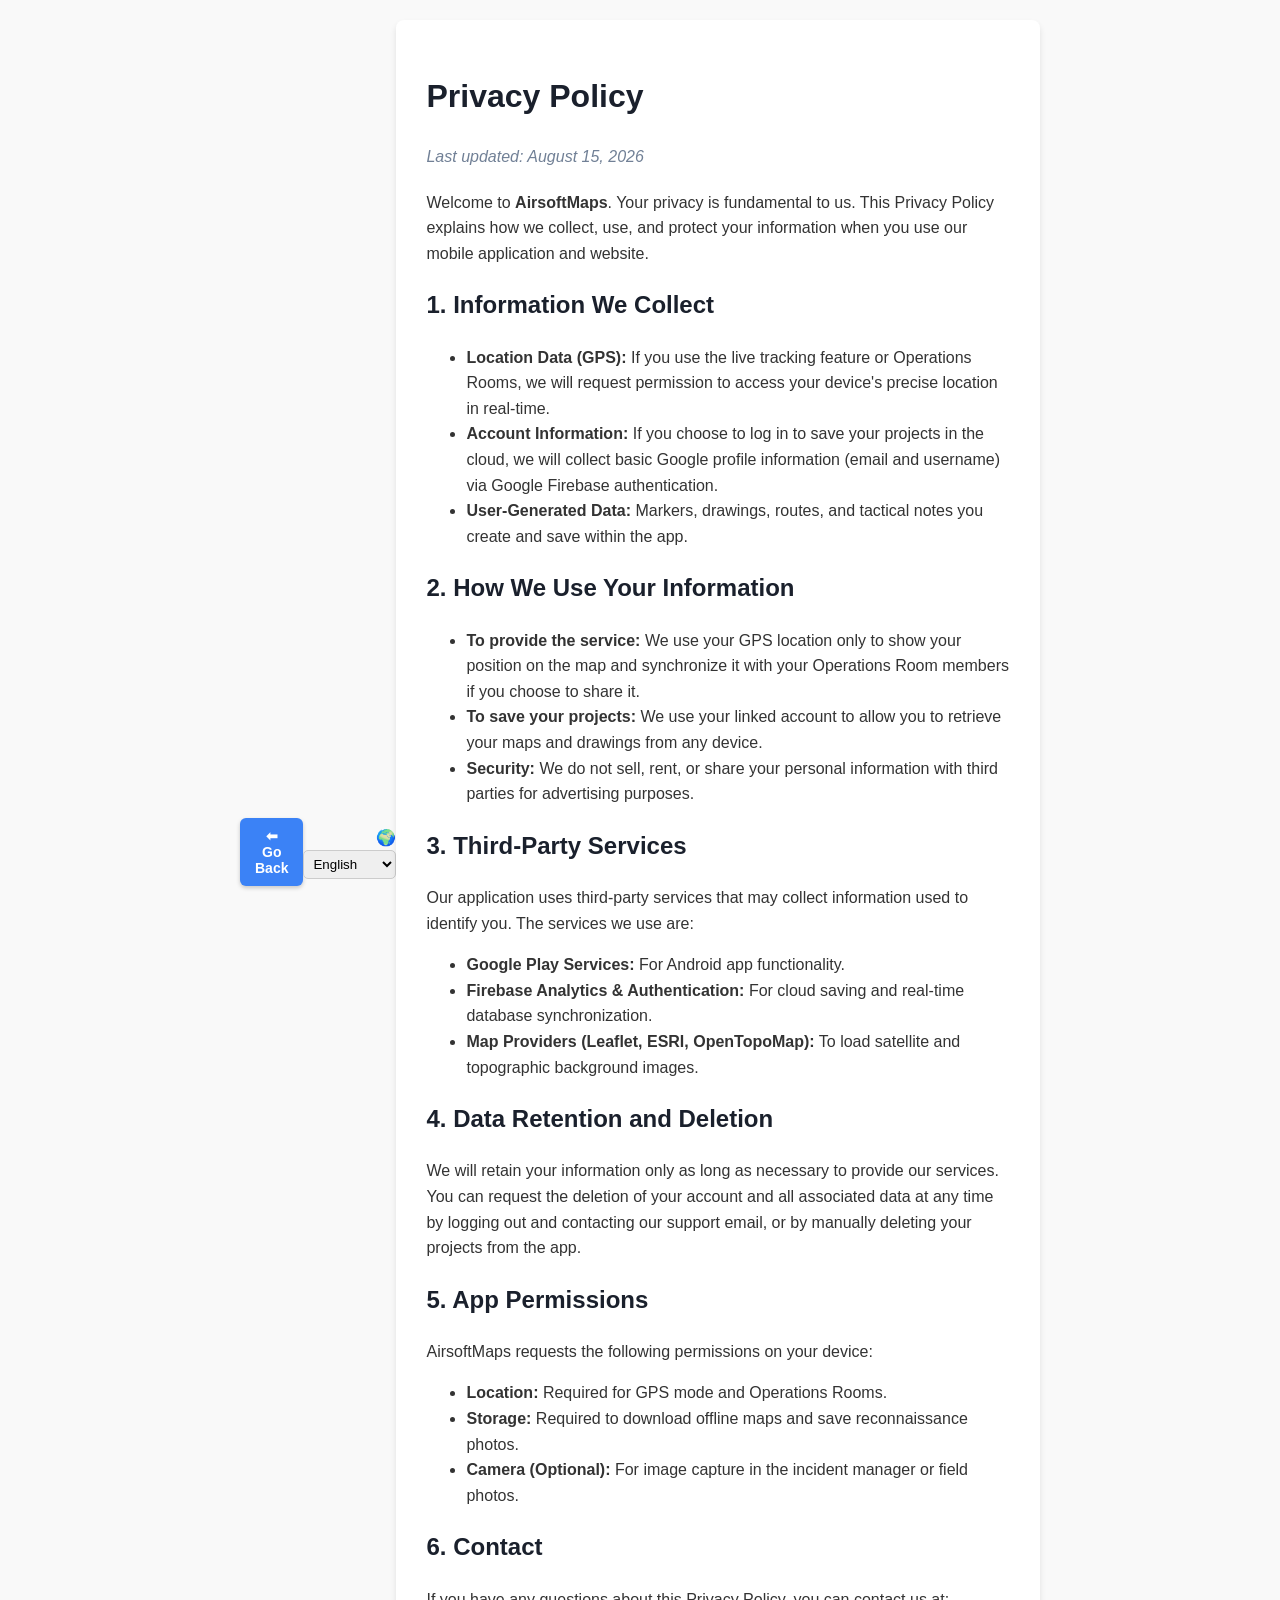
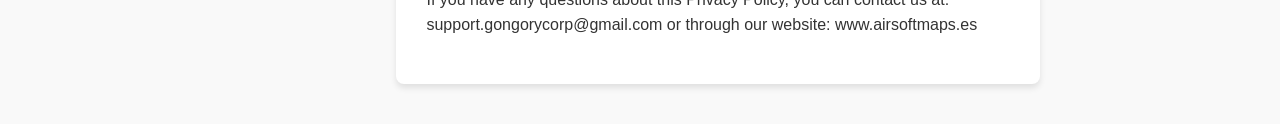
<file: privacy.html>
<!DOCTYPE html>
<html lang="es">
<head>
    <meta charset="UTF-8">
    <meta name="viewport" content="width=device-width, initial-scale=1.0">
    <title data-i18n="title">Política de Privacidad - AirsoftMaps</title>
    <style>
        body {
            font-family: 'Segoe UI', Tahoma, Geneva, Verdana, sans-serif;
            line-height: 1.6;
            color: #333;
            max-width: 800px;
            margin: 0 auto;
            padding: 20px;
            background-color: #f9f9f9;
        }
        h1, h2 {
            color: #1a202c;
        }
        .container {
            background: white;
            padding: 30px;
            border-radius: 8px;
            box-shadow: 0 4px 6px rgba(0,0,0,0.1);
        }
        .date {
            color: #718096;
            font-style: italic;
            margin-bottom: 20px;
        }
        .lang-selector {
            text-align: right;
            margin-bottom: 20px;
        }
        select {
            padding: 5px;
            border-radius: 5px;
            border: 1px solid #ccc;
        }
    </style>
</head>
<body>
    <div style="display:flex; justify-content:space-between; align-items:center; margin-bottom:20px; max-width:800px; margin-left:auto; margin-right:auto;">
        <button onclick="window.close(); history.back();" style="padding:10px 15px; background-color:#3b82f6; color:white; border:none; border-radius:6px; font-weight:bold; cursor:pointer; font-size:14px; box-shadow:0 2px 4px rgba(0,0,0,0.2);" data-i18n="btn_back">⬅ Volver</button>
        <div class="lang-selector" style="margin-bottom:0;">
            🌍 <select id="lang-select" onchange="changeLanguage(this.value)">
            <option value="es">Español</option>
            <option value="en">English</option>
            <option value="ca">Català</option>
            <option value="fr">Français</option>
            <option value="pt">Português</option>
            <option value="it">Italiano</option>
            <option value="de">Deutsch</option>
        </select>
    </div>
    <div class="container">
        <h1 data-i18n="title">Política de Privacidad</h1>
        <p class="date" data-i18n="date">Última actualización: 15 de Agosto de 2026</p>

        <p data-i18n="p1">Bienvenido a <strong>AirsoftMaps</strong>. Tu privacidad es fundamental para nosotros. Esta Política de Privacidad explica cómo recopilamos, usamos y protegemos tu información cuando utilizas nuestra aplicación móvil y sitio web.</p>

        <h2 data-i18n="h2_1">1. Información que Recopilamos</h2>
        <ul>
            <li data-i18n="ul1_1"><strong>Datos de Ubicación (GPS):</strong> Si utilizas la función de seguimiento en vivo (LiveTracker) o las Salas de Operaciones, solicitaremos permiso para acceder a la ubicación precisa de tu dispositivo en tiempo real.</li>
            <li data-i18n="ul1_2"><strong>Información de la Cuenta:</strong> Si decides iniciar sesión para guardar tus proyectos en la nube, recopilaremos la información básica de tu perfil de Google (correo electrónico y nombre de usuario) mediante el sistema de autenticación de Google Firebase.</li>
            <li data-i18n="ul1_3"><strong>Datos Generados por el Usuario:</strong> Marcadores, dibujos, rutas y notas tácticas que crees y guardes dentro de la aplicación.</li>
        </ul>

        <h2 data-i18n="h2_2">2. Cómo Usamos tu Información</h2>
        <ul>
            <li data-i18n="ul2_1"><strong>Para proporcionar el servicio:</strong> Utilizamos tu ubicación GPS únicamente para mostrar tu posición en el mapa y sincronizarla con los miembros de tu Sala de Operaciones si decides compartirla.</li>
            <li data-i18n="ul2_2"><strong>Para guardar tus proyectos:</strong> Utilizamos tu cuenta vinculada para permitirte recuperar tus mapas y dibujos desde cualquier dispositivo.</li>
            <li data-i18n="ul2_3"><strong>Seguridad:</strong> No vendemos, alquilamos ni compartimos tu información personal con terceros para fines publicitarios.</li>
        </ul>

        <h2 data-i18n="h2_3">3. Servicios de Terceros</h2>
        <p data-i18n="p3">Nuestra aplicación utiliza servicios de terceros que pueden recopilar información utilizada para identificarte. Los servicios que utilizamos son:</p>
        <ul>
            <li data-i18n="ul3_1"><strong>Google Play Services:</strong> Para el funcionamiento de la app en Android.</li>
            <li data-i18n="ul3_2"><strong>Firebase Analytics y Authentication:</strong> Para el sistema de guardado en la nube y sincronización de bases de datos en tiempo real (Salas Live).</li>
            <li data-i18n="ul3_3"><strong>Proveedores de Mapas (Leaflet, ESRI, OpenTopoMap):</strong> Para cargar las imágenes de satélite y topográficas de fondo.</li>
        </ul>

        <h2 data-i18n="h2_4">4. Retención y Eliminación de Datos</h2>
        <p data-i18n="p4">Conservaremos tu información solo durante el tiempo que sea necesario para proporcionarte nuestros servicios. Puedes solicitar la eliminación de tu cuenta y todos los datos asociados en cualquier momento cerrando sesión y solicitándolo a nuestro correo de soporte, o borrando tus proyectos manualmente desde la app.</p>

        <h2 data-i18n="h2_5">5. Permisos de la Aplicación</h2>
        <p data-i18n="p5">AirsoftMaps solicita los siguientes permisos en tu dispositivo:</p>
        <ul>
            <li data-i18n="ul5_1"><strong>Ubicación:</strong> Necesario para el modo GPS y Salas de Operaciones.</li>
            <li data-i18n="ul5_2"><strong>Almacenamiento:</strong> Necesario para descargar mapas de uso sin conexión (Offline) y guardar fotos de reconocimiento.</li>
            <li data-i18n="ul5_3"><strong>Cámara (Opcional):</strong> Para la captura de imágenes en el gestor de incidentes o fotos en el campo.</li>
        </ul>

        <h2 data-i18n="h2_6">6. Contacto</h2>
        <p data-i18n="p6">Si tienes alguna pregunta sobre esta Política de Privacidad, puedes contactarnos en: support.gongorycorp@gmail.com o a través de nuestra página web: <a href="https://www.airsoftmaps.es">www.airsoftmaps.es</a></p>
    </div>

    <script>
        const translations = {
            es: {
                btn_back: "⬅ Volver",
                title: "Política de Privacidad", date: "Última actualización: 15 de Agosto de 2026",
                p1: "Bienvenido a <strong>AirsoftMaps</strong>. Tu privacidad es fundamental para nosotros. Esta Política de Privacidad explica cómo recopilamos, usamos y protegemos tu información cuando utilizas nuestra aplicación móvil y sitio web.",
                h2_1: "1. Información que Recopilamos",
                ul1_1: "<strong>Datos de Ubicación (GPS):</strong> Si utilizas la función de seguimiento en vivo (LiveTracker) o las Salas de Operaciones, solicitaremos permiso para acceder a la ubicación precisa de tu dispositivo en tiempo real.",
                ul1_2: "<strong>Información de la Cuenta:</strong> Si decides iniciar sesión para guardar tus proyectos en la nube, recopilaremos la información básica de tu perfil de Google (correo electrónico y nombre de usuario) mediante el sistema de autenticación de Google Firebase.",
                ul1_3: "<strong>Datos Generados por el Usuario:</strong> Marcadores, dibujos, rutas y notas tácticas que crees y guardes dentro de la aplicación.",
                h2_2: "2. Cómo Usamos tu Información",
                ul2_1: "<strong>Para proporcionar el servicio:</strong> Utilizamos tu ubicación GPS únicamente para mostrar tu posición en el mapa y sincronizarla con los miembros de tu Sala de Operaciones si decides compartirla.",
                ul2_2: "<strong>Para guardar tus proyectos:</strong> Utilizamos tu cuenta vinculada para permitirte recuperar tus mapas y dibujos desde cualquier dispositivo.",
                ul2_3: "<strong>Seguridad:</strong> No vendemos, alquilamos ni compartimos tu información personal con terceros para fines publicitarios.",
                h2_3: "3. Servicios de Terceros",
                p3: "Nuestra aplicación utiliza servicios de terceros que pueden recopilar información utilizada para identificarte. Los servicios que utilizamos son:",
                ul3_1: "<strong>Google Play Services:</strong> Para el funcionamiento de la app en Android.",
                ul3_2: "<strong>Firebase Analytics y Authentication:</strong> Para el sistema de guardado en la nube y sincronización de bases de datos en tiempo real (Salas Live).",
                ul3_3: "<strong>Proveedores de Mapas (Leaflet, ESRI, OpenTopoMap):</strong> Para cargar las imágenes de satélite y topográficas de fondo.",
                h2_4: "4. Retención y Eliminación de Datos",
                p4: "Conservaremos tu información solo durante el tiempo que sea necesario para proporcionarte nuestros servicios. Puedes solicitar la eliminación de tu cuenta y todos los datos asociados en cualquier momento cerrando sesión y solicitándolo a nuestro correo de soporte, o borrando tus proyectos manualmente desde la app.",
                h2_5: "5. Permisos de la Aplicación",
                p5: "AirsoftMaps solicita los siguientes permisos en tu dispositivo:",
                ul5_1: "<strong>Ubicación:</strong> Necesario para el modo GPS y Salas de Operaciones.",
                ul5_2: "<strong>Almacenamiento:</strong> Necesario para descargar mapas de uso sin conexión (Offline) y guardar fotos de reconocimiento.",
                ul5_3: "<strong>Cámara (Opcional):</strong> Para la captura de imágenes en el gestor de incidentes o fotos en el campo.",
                h2_6: "6. Contacto",
                p6: "Si tienes alguna pregunta sobre esta Política de Privacidad, puedes contactarnos en: support.gongorycorp@gmail.com o a través de nuestra página web: www.airsoftmaps.es"
            },
            en: {
                btn_back: "⬅ Go Back",
                title: "Privacy Policy", date: "Last updated: August 15, 2026",
                p1: "Welcome to <strong>AirsoftMaps</strong>. Your privacy is fundamental to us. This Privacy Policy explains how we collect, use, and protect your information when you use our mobile application and website.",
                h2_1: "1. Information We Collect",
                ul1_1: "<strong>Location Data (GPS):</strong> If you use the live tracking feature or Operations Rooms, we will request permission to access your device's precise location in real-time.",
                ul1_2: "<strong>Account Information:</strong> If you choose to log in to save your projects in the cloud, we will collect basic Google profile information (email and username) via Google Firebase authentication.",
                ul1_3: "<strong>User-Generated Data:</strong> Markers, drawings, routes, and tactical notes you create and save within the app.",
                h2_2: "2. How We Use Your Information",
                ul2_1: "<strong>To provide the service:</strong> We use your GPS location only to show your position on the map and synchronize it with your Operations Room members if you choose to share it.",
                ul2_2: "<strong>To save your projects:</strong> We use your linked account to allow you to retrieve your maps and drawings from any device.",
                ul2_3: "<strong>Security:</strong> We do not sell, rent, or share your personal information with third parties for advertising purposes.",
                h2_3: "3. Third-Party Services",
                p3: "Our application uses third-party services that may collect information used to identify you. The services we use are:",
                ul3_1: "<strong>Google Play Services:</strong> For Android app functionality.",
                ul3_2: "<strong>Firebase Analytics & Authentication:</strong> For cloud saving and real-time database synchronization.",
                ul3_3: "<strong>Map Providers (Leaflet, ESRI, OpenTopoMap):</strong> To load satellite and topographic background images.",
                h2_4: "4. Data Retention and Deletion",
                p4: "We will retain your information only as long as necessary to provide our services. You can request the deletion of your account and all associated data at any time by logging out and contacting our support email, or by manually deleting your projects from the app.",
                h2_5: "5. App Permissions",
                p5: "AirsoftMaps requests the following permissions on your device:",
                ul5_1: "<strong>Location:</strong> Required for GPS mode and Operations Rooms.",
                ul5_2: "<strong>Storage:</strong> Required to download offline maps and save reconnaissance photos.",
                ul5_3: "<strong>Camera (Optional):</strong> For image capture in the incident manager or field photos.",
                h2_6: "6. Contact",
                p6: "If you have any questions about this Privacy Policy, you can contact us at: support.gongorycorp@gmail.com or through our website: www.airsoftmaps.es"
            },
            ca: {
                btn_back: "⬅ Tornar",
                title: "Política de Privadesa", date: "Última actualització: 15 d'Agost de 2026",
                p1: "Benvingut a <strong>AirsoftMaps</strong>. La teva privadesa és fonamental per a nosaltres. Aquesta Política de Privadesa explica com recopilem, utilitzem i protegim la teva informació quan utilitzes la nostra aplicació mòbil i lloc web.",
                h2_1: "1. Informació que Recopilem",
                ul1_1: "<strong>Dades d'Ubicació (GPS):</strong> Si utilitzes la funció de seguiment en viu (LiveTracker) o les Sales d'Operacions, sol·licitarem permís per accedir a la ubicació precisa del teu dispositiu en temps real.",
                ul1_2: "<strong>Informació del Compte:</strong> Si decideixes iniciar sessió per desar els teus projectes al núvol, recopilarem la informació bàsica del teu perfil de Google (correu electrònic i nom d'usuari) mitjançant l'autenticació de Google Firebase.",
                ul1_3: "<strong>Dades Generades per l'Usuari:</strong> Marcadors, dibuixos, rutes i notes tàctiques que creïs i desis dins de l'aplicació.",
                h2_2: "2. Com Utilitzem la teva Informació",
                ul2_1: "<strong>Per proporcionar el servei:</strong> Utilitzem la teva ubicació GPS únicament per mostrar la teva posició al mapa i sincronitzar-la amb els membres de la teva Sala d'Operacions si decideixes compartir-la.",
                ul2_2: "<strong>Per desar els teus projectes:</strong> Utilitzem el teu compte vinculat per permetre't recuperar els teus mapes i dibuixos des de qualsevol dispositiu.",
                ul2_3: "<strong>Seguretat:</strong> No venem, lloguem ni compartim la teva informació personal amb tercers amb finalitats publicitàries.",
                h2_3: "3. Serveis de Tercers",
                p3: "La nostra aplicació utilitza serveis de tercers que poden recopilar informació utilitzada per identificar-te. Els serveis que utilitzem són:",
                ul3_1: "<strong>Google Play Services:</strong> Per al funcionament de l'app a Android.",
                ul3_2: "<strong>Firebase Analytics i Authentication:</strong> Pel sistema de desat al núvol i sincronització en temps real (Sales Live).",
                ul3_3: "<strong>Proveïdors de Mapes (Leaflet, ESRI, OpenTopoMap):</strong> Per carregar les imatges de satèl·lit i topogràfiques de fons.",
                h2_4: "4. Retenció i Eliminació de Dades",
                p4: "Conservarem la teva informació només durant el temps que sigui necessari per proporcionar-te els nostres serveis. Pots sol·licitar l'eliminació del teu compte i totes les dades associades en qualsevol moment tancant sessió i sol·licitant-ho al nostre correu de suport, o esborrant els teus projectes manualment des de l'app.",
                h2_5: "5. Permisos de l'Aplicació",
                p5: "AirsoftMaps sol·licita els següents permisos al teu dispositiu:",
                ul5_1: "<strong>Ubicació:</strong> Necessari pel mode GPS i Sales d'Operacions.",
                ul5_2: "<strong>Emmagatzematge:</strong> Necessari per descarregar mapes d'ús sense connexió (Offline) i desar fotos de reconeixement.",
                ul5_3: "<strong>Càmera (Opcional):</strong> Per a la captura d'imatges en el gestor d'incidents o fotos al camp.",
                h2_6: "6. Contacte",
                p6: "Si tens alguna pregunta sobre aquesta Política de Privadesa, pots contactar-nos a: support.gongorycorp@gmail.com o a través de la nostra pàgina web: www.airsoftmaps.es"
            },
            fr: {
                btn_back: "⬅ Retour",
                title: "Politique de Confidentialité", date: "Dernière mise à jour : 15 Août 2026",
                p1: "Bienvenue sur <strong>AirsoftMaps</strong>. Votre vie privée est fondamentale pour nous. Cette Politique de Confidentialité explique comment nous collectons, utilisons et protégeons vos informations lorsque vous utilisez notre application.",
                h2_1: "1. Informations que nous collectons",
                ul1_1: "<strong>Données de localisation (GPS) :</strong> Si vous utilisez le suivi en direct (LiveTracker) ou les Salles d'Opérations, nous demanderons l'accès à la position de votre appareil en temps réel.",
                ul1_2: "<strong>Informations du compte :</strong> Si vous vous connectez pour sauvegarder vos projets, nous collectons les informations de base de votre profil Google via Firebase.",
                ul1_3: "<strong>Données générées par l'utilisateur :</strong> Marqueurs, dessins, itinéraires et notes tactiques que vous créez.",
                h2_2: "2. Comment nous utilisons vos informations",
                ul2_1: "<strong>Pour fournir le service :</strong> Nous n'utilisons votre position GPS que pour la montrer sur la carte et la synchroniser avec votre équipe.",
                ul2_2: "<strong>Pour sauvegarder vos projets :</strong> Nous utilisons votre compte lié pour vous permettre de récupérer vos cartes depuis n'importe quel appareil.",
                ul2_3: "<strong>Sécurité :</strong> Nous ne vendons, ne louons ni ne partageons vos informations avec des tiers à des fins publicitaires.",
                h2_3: "3. Services tiers",
                p3: "Notre application utilise des services tiers pouvant collecter des informations. Les services utilisés sont :",
                ul3_1: "<strong>Google Play Services :</strong> Pour le fonctionnement sur Android.",
                ul3_2: "<strong>Firebase :</strong> Pour la sauvegarde Cloud et la base de données en temps réel.",
                ul3_3: "<strong>Fournisseurs de cartes :</strong> Pour charger les images satellites et topographiques.",
                h2_4: "4. Conservation et Suppression",
                p4: "Nous ne conservons vos informations que le temps nécessaire. Vous pouvez demander la suppression de votre compte et de vos données à tout moment.",
                h2_5: "5. Autorisations de l'application",
                p5: "AirsoftMaps demande les autorisations suivantes :",
                ul5_1: "<strong>Localisation :</strong> Requis pour le GPS et les Salles d'Opérations.",
                ul5_2: "<strong>Stockage :</strong> Requis pour les cartes hors ligne et les photos.",
                ul5_3: "<strong>Caméra :</strong> Pour la prise de photos.",
                h2_6: "6. Contact",
                p6: "Pour toute question, contactez-nous à l'adresse : support.gongorycorp@gmail.com ou via notre site web : www.airsoftmaps.es"
            },
            pt: {
                btn_back: "⬅ Voltar",
                title: "Política de Privacidade", date: "Última atualização: 15 de Agosto de 2026",
                p1: "Bem-vindo ao <strong>AirsoftMaps</strong>. Sua privacidade é fundamental para nós. Esta Política explica como coletamos, usamos e protegemos suas informações.",
                h2_1: "1. Informações que Coletamos",
                ul1_1: "<strong>Dados de Localização (GPS):</strong> Se usar o LiveTracker ou Salas de Operações, solicitaremos acesso à sua localização em tempo real.",
                ul1_2: "<strong>Informações da Conta:</strong> Se fizer login para salvar projetos na nuvem, coletamos informações básicas do seu perfil do Google via Firebase.",
                ul1_3: "<strong>Dados Gerados pelo Usuário:</strong> Marcadores, rotas e notas que você cria.",
                h2_2: "2. Como Usamos suas Informações",
                ul2_1: "<strong>Para fornecer o serviço:</strong> Usamos seu GPS apenas para exibir sua posição no mapa e sincronizar com sua equipe.",
                ul2_2: "<strong>Para salvar projetos:</strong> Usamos sua conta para que possa recuperar mapas em qualquer dispositivo.",
                ul2_3: "<strong>Segurança:</strong> Não vendemos nem compartilhamos suas informações para fins publicitários.",
                h2_3: "3. Serviços de Terceiros",
                p3: "Usamos serviços de terceiros que podem coletar informações. Eles são:",
                ul3_1: "<strong>Google Play Services:</strong> Para o funcionamento no Android.",
                ul3_2: "<strong>Firebase:</strong> Para armazenamento na nuvem.",
                ul3_3: "<strong>Provedores de Mapas:</strong> Para carregar imagens de satélite.",
                h2_4: "4. Retenção e Exclusão",
                p4: "Você pode solicitar a exclusão da sua conta e dados a qualquer momento.",
                h2_5: "5. Permissões do Aplicativo",
                p5: "O AirsoftMaps solicita as seguintes permissões:",
                ul5_1: "<strong>Localização:</strong> Para GPS.",
                ul5_2: "<strong>Armazenamento:</strong> Para mapas offline.",
                ul5_3: "<strong>Câmera:</strong> Para fotos.",
                h2_6: "6. Contato",
                p6: "Se tiver dúvidas, entre em contato através de: support.gongorycorp@gmail.com ou através do nosso site: www.airsoftmaps.es"
            },
            it: {
                btn_back: "⬅ Indietro",
                title: "Informativa sulla Privacy", date: "Ultimo aggiornamento: 15 Agosto 2026",
                p1: "Benvenuto su <strong>AirsoftMaps</strong>. Questa Informativa spiega come raccogliamo, utilizziamo e proteggiamo le tue informazioni.",
                h2_1: "1. Informazioni che Raccogliamo",
                ul1_1: "<strong>Dati di Posizione (GPS):</strong> Richiederemo la posizione in tempo reale se usi il LiveTracker o le Sale Operative.",
                ul1_2: "<strong>Informazioni sull'Account:</strong> Raccogliamo le informazioni di base del profilo Google tramite Firebase se accedi.",
                ul1_3: "<strong>Dati Generati:</strong> Marcatori, percorsi e note create nell'app.",
                h2_2: "2. Come Utilizziamo le Informazioni",
                ul2_1: "<strong>Per fornire il servizio:</strong> Usiamo il GPS solo per mostrare la tua posizione e sincronizzarla con la squadra.",
                ul2_2: "<strong>Per salvare progetti:</strong> Ti permette di recuperare le mappe da qualsiasi dispositivo.",
                ul2_3: "<strong>Sicurezza:</strong> Non vendiamo le tue informazioni personali a terzi.",
                h2_3: "3. Servizi di Terze Parti",
                p3: "Utilizziamo servizi che potrebbero raccogliere informazioni:",
                ul3_1: "<strong>Google Play Services:</strong> Per il funzionamento Android.",
                ul3_2: "<strong>Firebase:</strong> Per il cloud.",
                ul3_3: "<strong>Fornitori di Mappe:</strong> Per caricare le immagini satellitari.",
                h2_4: "4. Conservazione e Cancellazione",
                p4: "Puoi richiedere l'eliminazione dei tuoi dati e del tuo account in qualsiasi momento.",
                h2_5: "5. Permessi dell'App",
                p5: "AirsoftMaps richiede i seguenti permessi:",
                ul5_1: "<strong>Posizione:</strong> Per il GPS.",
                ul5_2: "<strong>Archiviazione:</strong> Per le mappe offline.",
                ul5_3: "<strong>Fotocamera:</strong> Per scattare foto.",
                h2_6: "6. Contatto",
                p6: "Per domande, contattaci all'indirizzo: support.gongorycorp@gmail.com o tramite il nostro sito web: www.airsoftmaps.es"
            },
            de: {
                btn_back: "⬅ Zurück",
                title: "Datenschutzrichtlinie", date: "Zuletzt aktualisiert: 15. August 2026",
                p1: "Willkommen bei <strong>AirsoftMaps</strong>. Diese Richtlinie erklärt, wie wir Ihre Daten sammeln, nutzen und schützen.",
                h2_1: "1. Informationen, die wir sammeln",
                ul1_1: "<strong>Standortdaten (GPS):</strong> Wir fordern Echtzeit-GPS an, wenn Sie LiveTracker oder Einsatzräume nutzen.",
                ul1_2: "<strong>Kontoinformationen:</strong> Wenn Sie sich anmelden, erfassen wir grundlegende Google-Profildaten über Firebase.",
                ul1_3: "<strong>Benutzerdaten:</strong> Von Ihnen erstellte Markierungen, Routen und Notizen.",
                h2_2: "2. Wie wir Ihre Daten nutzen",
                ul2_1: "<strong>Bereitstellung des Dienstes:</strong> Das GPS wird nur verwendet, um Ihre Position auf der Karte anzuzeigen und mit dem Team zu teilen.",
                ul2_2: "<strong>Projekte speichern:</strong> Ermöglicht das Abrufen von Karten auf beliebigen Geräten.",
                ul2_3: "<strong>Sicherheit:</strong> Wir verkaufen Ihre Daten nicht für Werbezwecke an Dritte.",
                h2_3: "3. Dienste von Drittanbietern",
                p3: "Wir nutzen Dienste, die möglicherweise Informationen sammeln:",
                ul3_1: "<strong>Google Play Services:</strong> Für Android.",
                ul3_2: "<strong>Firebase:</strong> Für Cloud-Speicherung.",
                ul3_3: "<strong>Kartenanbieter:</strong> Für Satellitenbilder.",
                h2_4: "4. Speicherung und Löschung",
                p4: "Sie können jederzeit die Löschung Ihres Kontos und Ihrer Daten beantragen.",
                h2_5: "5. App-Berechtigungen",
                p5: "AirsoftMaps benötigt folgende Berechtigungen:",
                ul5_1: "<strong>Standort:</strong> Für GPS.",
                ul5_2: "<strong>Speicher:</strong> Für Offline-Karten.",
                ul5_3: "<strong>Kamera:</strong> Für Fotos.",
                h2_6: "6. Kontakt",
                p6: "Bei Fragen kontaktieren Sie uns unter: support.gongorycorp@gmail.com oder über unsere Website: www.airsoftmaps.es"
            }
        };

        function changeLanguage(lang) {
            const strings = translations[lang];
            if (!strings) return;
            document.title = strings.title + " - AirsoftMaps";
            document.querySelectorAll('[data-i18n]').forEach(el => {
                const key = el.getAttribute('data-i18n');
                if (strings[key]) {
                    el.innerHTML = strings[key];
                }
            });
            localStorage.setItem('preferredLang', lang);
        }

        // Detect language automatically on load
        window.onload = function() {
            let lang = localStorage.getItem('preferredLang');
            if (!lang) {
                const navLang = navigator.language.slice(0, 2);
                if (translations[navLang]) {
                    lang = navLang;
                } else {
                    lang = 'en'; // Default fallback
                }
            }
            if(lang && translations[lang]) {
                document.getElementById('lang-select').value = lang;
                changeLanguage(lang);
            }
        };
    </script>
</body>
</html>
</file>
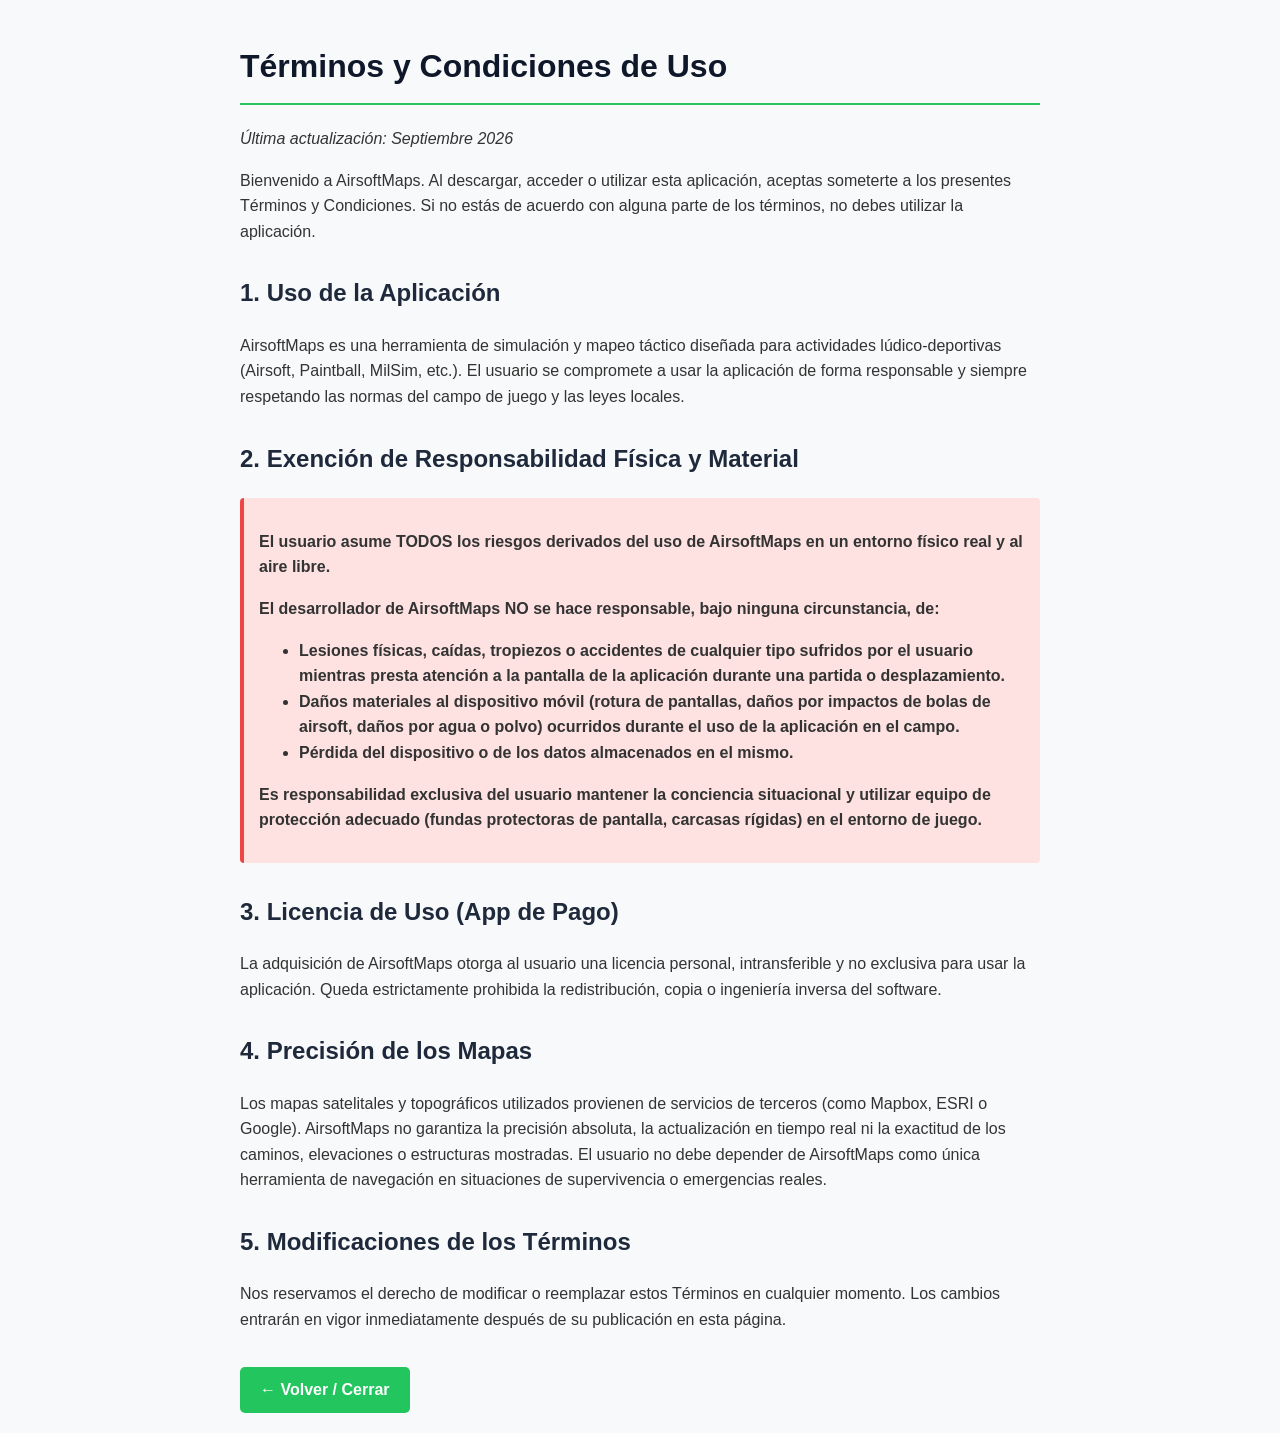
<file: terms.html>
<!DOCTYPE html>
<html lang="es">
<head>
    <meta charset="UTF-8">
    <meta name="viewport" content="width=device-width, initial-scale=1.0">
    <title>Términos y Condiciones - AirsoftMaps</title>
    <style>
        body { font-family: 'Segoe UI', Tahoma, Geneva, Verdana, sans-serif; line-height: 1.6; color: #333; max-width: 800px; margin: 0 auto; padding: 20px; background-color: #f8f9fa; }
        h1 { color: #0f172a; border-bottom: 2px solid #22c55e; padding-bottom: 10px; }
        h2 { color: #1e293b; margin-top: 30px; }
        p { margin-bottom: 15px; }
        .highlight { background-color: #fee2e2; padding: 15px; border-left: 4px solid #ef4444; border-radius: 4px; font-weight: bold; }
        .back-btn { display: inline-block; margin-top: 20px; padding: 10px 20px; background-color: #22c55e; color: white; text-decoration: none; border-radius: 5px; font-weight: bold; }
        .back-btn:hover { background-color: #16a34a; }
    </style>
</head>
<body>
    <h1>Términos y Condiciones de Uso</h1>
    <p><em>Última actualización: Septiembre 2026</em></p>

    <p>Bienvenido a AirsoftMaps. Al descargar, acceder o utilizar esta aplicación, aceptas someterte a los presentes Términos y Condiciones. Si no estás de acuerdo con alguna parte de los términos, no debes utilizar la aplicación.</p>

    <h2>1. Uso de la Aplicación</h2>
    <p>AirsoftMaps es una herramienta de simulación y mapeo táctico diseñada para actividades lúdico-deportivas (Airsoft, Paintball, MilSim, etc.). El usuario se compromete a usar la aplicación de forma responsable y siempre respetando las normas del campo de juego y las leyes locales.</p>

    <h2>2. Exención de Responsabilidad Física y Material</h2>
    <div class="highlight">
        <p>El usuario asume TODOS los riesgos derivados del uso de AirsoftMaps en un entorno físico real y al aire libre.</p>
        <p>El desarrollador de AirsoftMaps NO se hace responsable, bajo ninguna circunstancia, de:</p>
        <ul>
            <li>Lesiones físicas, caídas, tropiezos o accidentes de cualquier tipo sufridos por el usuario mientras presta atención a la pantalla de la aplicación durante una partida o desplazamiento.</li>
            <li>Daños materiales al dispositivo móvil (rotura de pantallas, daños por impactos de bolas de airsoft, daños por agua o polvo) ocurridos durante el uso de la aplicación en el campo.</li>
            <li>Pérdida del dispositivo o de los datos almacenados en el mismo.</li>
        </ul>
        <p>Es responsabilidad exclusiva del usuario mantener la conciencia situacional y utilizar equipo de protección adecuado (fundas protectoras de pantalla, carcasas rígidas) en el entorno de juego.</p>
    </div>

    <h2>3. Licencia de Uso (App de Pago)</h2>
    <p>La adquisición de AirsoftMaps otorga al usuario una licencia personal, intransferible y no exclusiva para usar la aplicación. Queda estrictamente prohibida la redistribución, copia o ingeniería inversa del software.</p>

    <h2>4. Precisión de los Mapas</h2>
    <p>Los mapas satelitales y topográficos utilizados provienen de servicios de terceros (como Mapbox, ESRI o Google). AirsoftMaps no garantiza la precisión absoluta, la actualización en tiempo real ni la exactitud de los caminos, elevaciones o estructuras mostradas. El usuario no debe depender de AirsoftMaps como única herramienta de navegación en situaciones de supervivencia o emergencias reales.</p>

    <h2>5. Modificaciones de los Términos</h2>
    <p>Nos reservamos el derecho de modificar o reemplazar estos Términos en cualquier momento. Los cambios entrarán en vigor inmediatamente después de su publicación en esta página.</p>

    <a href="#" onclick="window.close(); return false;" class="back-btn">← Volver / Cerrar</a>
</body>
</html>
</file>
